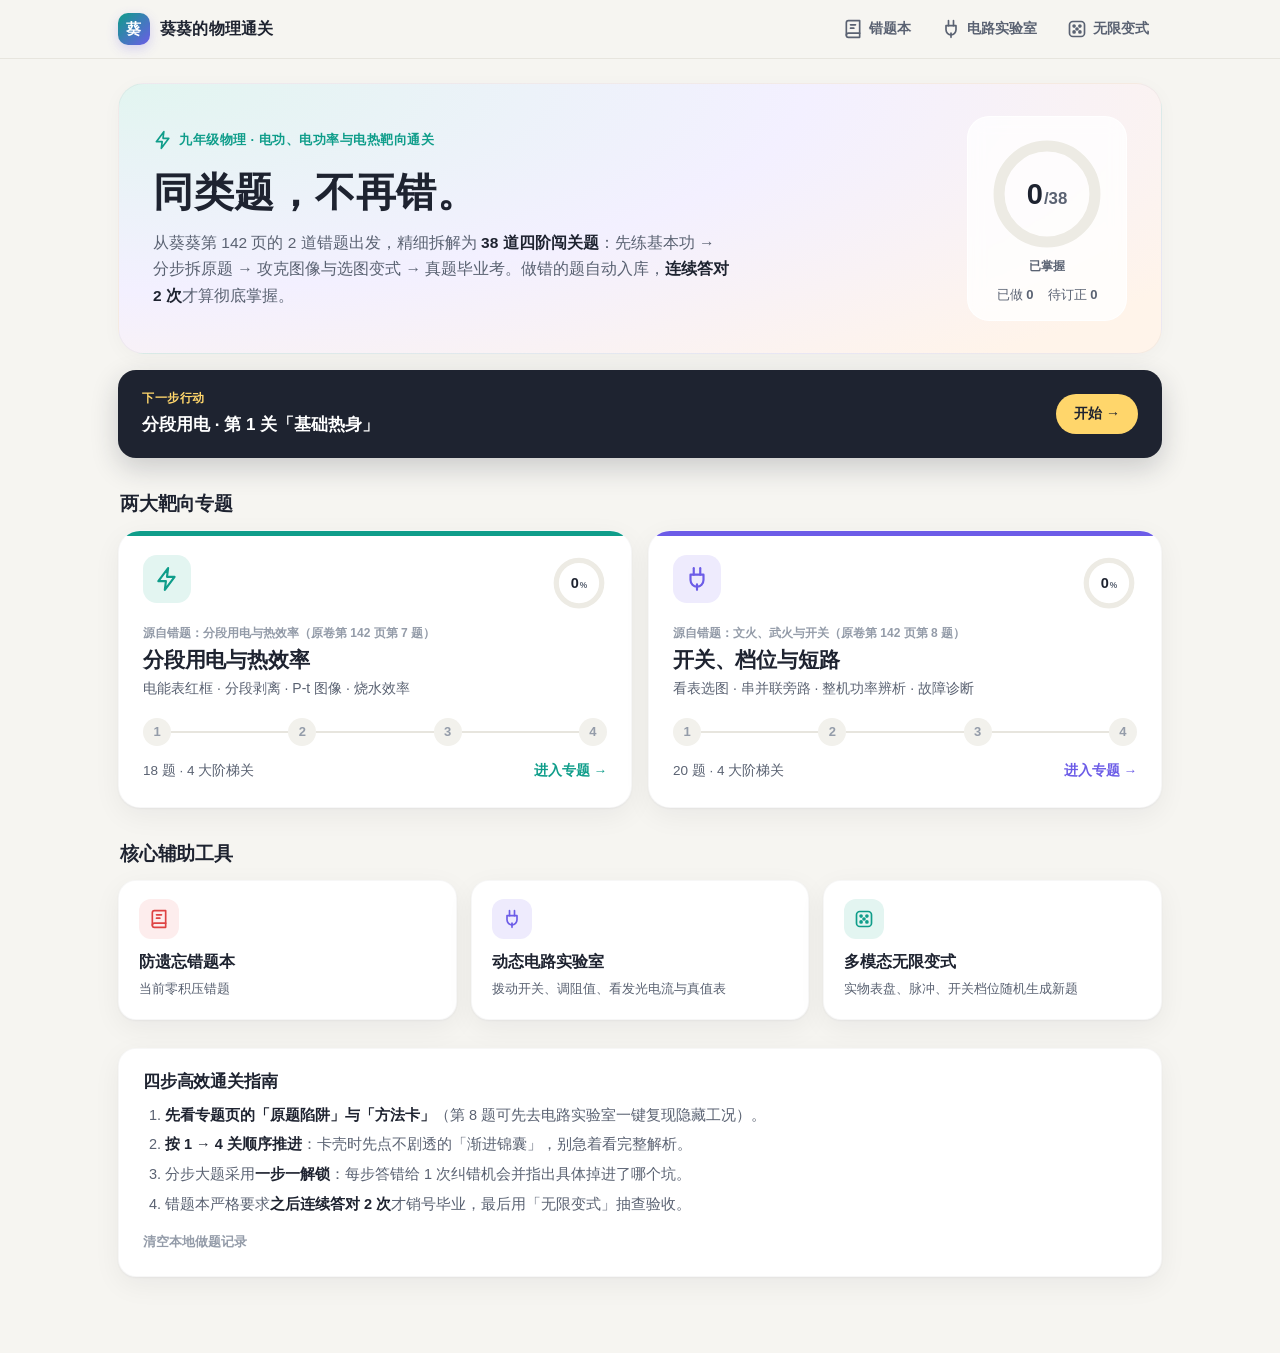
<file: index.html>
<!DOCTYPE html>
<html lang="zh-CN">
<head>
  <meta charset="UTF-8" />
  <meta name="viewport" content="width=device-width, initial-scale=1.0, viewport-fit=cover" />
  <meta name="theme-color" content="#F6F5F1" />
  <title>葵葵的物理通关 · 电与热（双优融合旗舰版 · 38题）</title>
  <link rel="stylesheet" href="css/styles.css?v=2" />
</head>
<body>
  <!-- 主视图挂载点：支持首页、专题导学、沉浸闯关、电路实验室、错题本与无限变式 -->
  <div id="app"></div>

  <!-- 全局轻量反馈提示胶囊 -->
  <div id="toast" role="status" aria-live="polite"></div>

  <!-- 模块脚本：全品类标准物理 SVG 引擎、38 题四阶微颗粒题库、升级版无限变式器、沉浸式主引擎 -->
  <script src="js/svg-diagrams.js?v=2"></script>
  <script src="js/questions-data.js?v=2"></script>
  <script src="js/generator.js?v=2"></script>
  <script src="js/app.js?v=2"></script>
</body>
</html>
</file>
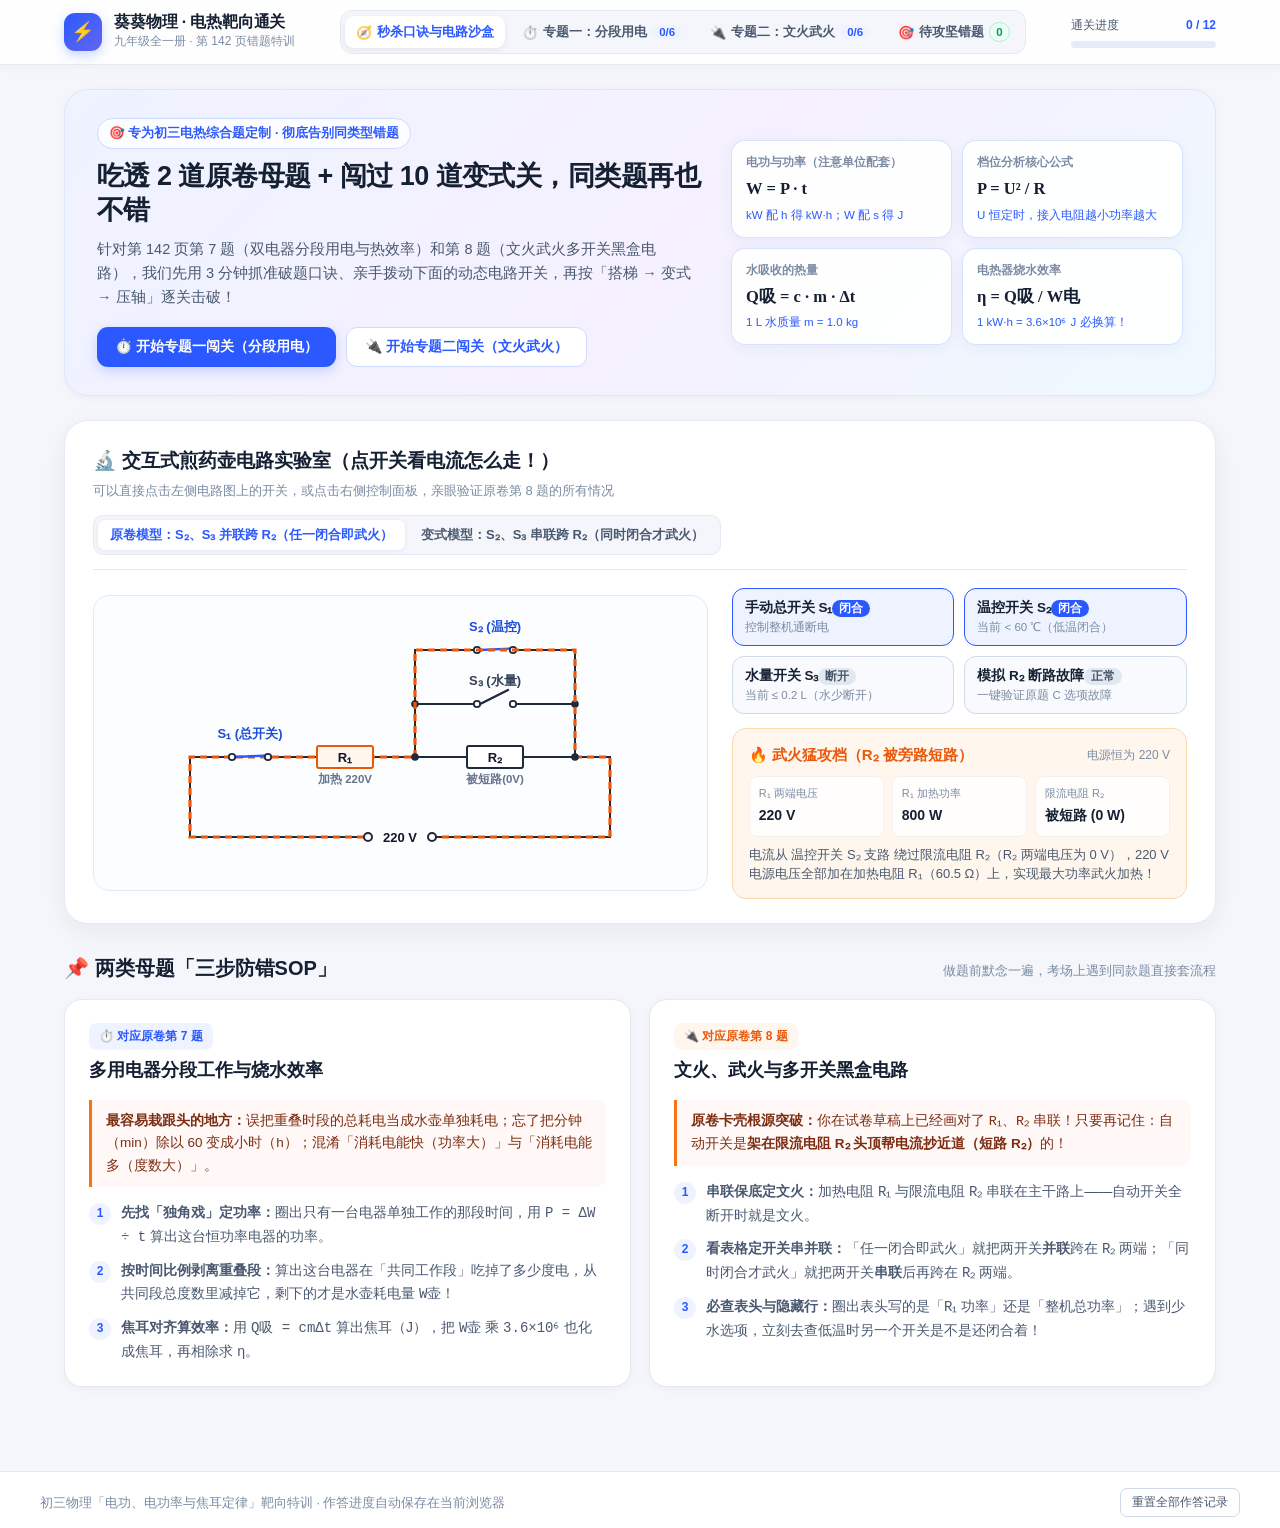
<file: v1/index.html>
<!DOCTYPE html>
<html lang="zh-CN">
<head>
  <meta charset="UTF-8" />
  <meta name="viewport" content="width=device-width, initial-scale=1.0, viewport-fit=cover" />
  <title>葵葵初三物理电热通关实验室 · 错题靶向特训</title>
  <link rel="stylesheet" href="css/styles.css?v=1" />
</head>
<body>
  <!-- 顶部吸顶导航与实时通关进度栏 -->
  <header class="top-navbar" id="topNavbar">
    <div class="navbar-inner">
      <div class="brand-group" id="brandHomeBtn" role="button" tabindex="0" aria-label="返回特训总览">
        <div class="brand-badge">⚡</div>
        <div class="brand-text">
          <span class="brand-title">葵葵物理 · 电热靶向通关</span>
          <span class="brand-subtitle">九年级全一册 · 第 142 页错题特训</span>
        </div>
      </div>

      <!-- 核心模块切换标签栏（吸顶不滚丢） -->
      <nav class="main-tabs" aria-label="主功能导航">
        <button type="button" class="tab-btn active" data-tab="guide">
          <span class="tab-icon">🧭</span>秒杀口诀与电路沙盒
        </button>
        <button type="button" class="tab-btn" data-tab="topic1">
          <span class="tab-icon">⏱️</span>专题一：分段用电 <span class="tab-count" id="navCountTopic1">0/6</span>
        </button>
        <button type="button" class="tab-btn" data-tab="topic2">
          <span class="tab-icon">🔌</span>专题二：文火武火 <span class="tab-count" id="navCountTopic2">0/6</span>
        </button>
        <button type="button" class="tab-btn" data-tab="mistakes">
          <span class="tab-icon">🎯</span>待攻坚错题 <span class="tab-badge-warn" id="navCountMistakes">0</span>
        </button>
      </nav>

      <!-- 全局通关进度条 -->
      <div class="progress-summary">
        <div class="progress-label-row">
          <span>通关进度</span>
          <strong id="globalProgressText">0 / 12</strong>
        </div>
        <div class="progress-track" role="progressbar" aria-valuemin="0" aria-valuemax="12" aria-valuenow="0" id="globalProgressBarWrap">
          <div class="progress-fill" id="globalProgressFill" style="width: 0%"></div>
        </div>
      </div>
    </div>
  </header>

  <!-- 主内容工作台 -->
  <main class="workspace-container" id="workspaceContainer">
    <!-- 由 app.js 动态渲染当前模块视图 -->
  </main>

  <!-- 底部轻量页脚与练习状态管理 -->
  <footer class="site-footer">
    <div class="footer-inner">
      <span>初三物理「电功、电功率与焦耳定律」靶向特训 · 作答进度自动保存在当前浏览器</span>
      <button type="button" class="ghost-reset-btn" id="resetAllProgressBtn">重置全部作答记录</button>
    </div>
  </footer>

  <!-- 轻量反馈提示条 -->
  <div class="toast-banner" id="toastBanner" role="status" aria-live="polite"></div>

  <!-- 模块脚本：标准物理 SVG 引擎、严选题库、主应用交互逻辑 -->
  <script src="js/svg-diagrams.js?v=1"></script>
  <script src="js/questions-data.js?v=1"></script>
  <script src="js/app.js?v=1"></script>
</body>
</html>
</file>
<file: css/styles.css>
/* ==========================================================================
   葵葵的物理通关 · 暖纸编辑风高阶视觉设计系统（Warm Paper Editorial UI）
   融合亮点：亚麻暖白基底、松石绿/电光紫双专题色隔离、等宽跳动数字、纯定制线性图标、沉浸单题流
   ========================================================================== */

:root {
  --bg: #F6F5F1;
  --bg-play: #F3F2EE;
  --card: #FFFFFF;
  --subtle: #FAFAF7;
  --muted-bg: #F2F1EC;

  --ink: #1E2330;
  --sub: #5A6272;
  --mute: #949CA9;
  --line: #E7E5DE;
  --line-strong: #D5D2C8;

  /* 专题一（分段用电与热效率）：沉稳松石绿 */
  --teal: #0F9D8A;
  --teal-w: #E3F5F1;

  /* 专题二（开关、档位与短路）：典雅电光紫 */
  --violet: #6C5CE7;
  --violet-w: #EEEBFD;

  /* 功能语义色 */
  --orange: #E67715;
  --orange-w: #FFF2E5;
  --gold: #FFD66B;
  --ok: #16A34A;
  --ok-w: #E8F7EE;
  --bad: #DE4343;
  --bad-w: #FDEDED;

  --r-lg: 24px;
  --r: 18px;
  --r-md: 14px;
  --r-sm: 10px;

  --shadow: 0 1px 2px rgba(20, 24, 40, 0.04), 0 8px 28px rgba(20, 24, 40, 0.055);
  --shadow-hover: 0 4px 10px rgba(20, 24, 40, 0.05), 0 16px 38px rgba(20, 24, 40, 0.09);

  /* 默认激活专题色变量 */
  --brand: var(--teal);
  --brand-w: var(--teal-w);
}

.t-energy {
  --brand: var(--teal);
  --brand-w: var(--teal-w);
}

.t-circuit {
  --brand: var(--violet);
  --brand-w: var(--violet-w);
}

*, *::before, *::after {
  box-sizing: border-box;
}

html {
  -webkit-text-size-adjust: 100%;
  scroll-behavior: smooth;
}

body {
  margin: 0;
  background: var(--bg);
  color: var(--ink);
  font: 16px/1.7 -apple-system, BlinkMacSystemFont, "PingFang SC", "Hiragino Sans GB", "Microsoft YaHei", "Noto Sans SC", sans-serif;
  -webkit-font-smoothing: antialiased;
  font-variant-numeric: tabular-nums;
  min-height: 100vh;
}

body.in-play {
  background: var(--bg-play);
}

a {
  color: var(--brand);
}

button {
  font: inherit;
  color: inherit;
}

h1, h2, h3, h4 {
  line-height: 1.3;
  margin: 0;
  letter-spacing: -0.01em;
}

small {
  font-size: 0.58em;
  color: var(--mute);
  font-weight: 600;
}

:focus-visible {
  outline: 2.5px solid color-mix(in srgb, var(--brand) 48%, transparent);
  outline-offset: 2px;
  border-radius: 8px;
}

/* 自定义隐形轨道滚动条，不破坏圆角美学 */
::-webkit-scrollbar {
  width: 8px;
  height: 8px;
}

::-webkit-scrollbar-track {
  background: transparent;
}

::-webkit-scrollbar-thumb {
  background: rgba(148, 156, 169, 0.35);
  border-radius: 99px;
  border: 2px solid transparent;
  background-clip: padding-box;
}

::-webkit-scrollbar-thumb:hover {
  background: rgba(90, 98, 114, 0.55);
  border: 2px solid transparent;
  background-clip: padding-box;
}

/* 定制内联 SVG 小图标对齐 */
.ui-ico {
  width: 20px;
  height: 20px;
  display: inline-block;
  vertical-align: -4px;
  flex-shrink: 0;
}

.ui-ico.lg {
  width: 26px;
  height: 26px;
}

/* ==========================================================================
   毛玻璃极简吸顶导航栏
   ========================================================================== */
.topbar {
  position: sticky;
  top: 0;
  z-index: 40;
  background: rgba(246, 245, 241, 0.86);
  backdrop-filter: saturate(1.4) blur(14px);
  -webkit-backdrop-filter: saturate(1.4) blur(14px);
  border-bottom: 1px solid var(--line);
}

.tb-in {
  max-width: 1080px;
  margin: 0 auto;
  height: 58px;
  display: flex;
  align-items: center;
  gap: 10px;
  padding: 0 18px;
}

.tb-back {
  font-size: 28px;
  line-height: 1;
  text-decoration: none;
  color: var(--ink);
  width: 34px;
  height: 34px;
  display: grid;
  place-items: center;
  border-radius: 10px;
  margin-left: -6px;
  transition: background 0.15s;
}

.tb-back:hover {
  background: #FFFFFF;
}

.brand {
  display: flex;
  align-items: center;
  gap: 10px;
  font-weight: 800;
  color: var(--ink);
  text-decoration: none;
  letter-spacing: 0.2px;
}

.logo {
  width: 32px;
  height: 32px;
  border-radius: 10px;
  background: linear-gradient(135deg, #0F9D8A, #6C5CE7);
  color: #FFFFFF;
  display: grid;
  place-items: center;
  font-size: 15px;
  font-weight: 800;
  box-shadow: 0 4px 12px rgba(108, 92, 231, 0.24);
}

.tb-nav {
  margin-left: auto;
  display: flex;
  align-items: center;
  gap: 4px;
}

.tb-nav a {
  padding: 7px 13px;
  border-radius: 999px;
  color: var(--sub);
  text-decoration: none;
  font-size: 14px;
  font-weight: 600;
  display: inline-flex;
  align-items: center;
  gap: 6px;
  white-space: nowrap;
  transition: background 0.15s, color 0.15s;
}

.tb-nav a:hover,
.tb-nav a.active {
  background: #FFFFFF;
  color: var(--ink);
  box-shadow: 0 1px 4px rgba(20, 24, 40, 0.05);
}

.badge {
  background: var(--bad);
  color: #FFFFFF;
  font-size: 11px;
  font-weight: 700;
  min-width: 18px;
  height: 18px;
  border-radius: 99px;
  display: inline-grid;
  place-items: center;
  padding: 0 5px;
}

/* ==========================================================================
   通用页面骨架、卡片、按钮、标签与进度环
   ========================================================================== */
.page {
  max-width: 1080px;
  margin: 0 auto;
  padding: 24px 18px 76px;
}

.sec {
  font-size: 18.5px;
  font-weight: 800;
  margin: 34px 2px 14px;
  display: flex;
  align-items: center;
  gap: 8px;
}

.card {
  background: var(--card);
  border-radius: var(--r);
  box-shadow: var(--shadow);
  padding: 22px 24px;
  border: 1px solid rgba(0, 0, 0, 0.03);
}

.card h2 {
  font-size: 18px;
  margin-bottom: 12px;
  display: flex;
  align-items: center;
  gap: 8px;
}

.grid2 {
  display: grid;
  grid-template-columns: repeat(2, 1fr);
  gap: 16px;
}

.grid3 {
  display: grid;
  grid-template-columns: repeat(3, 1fr);
  gap: 14px;
}

.grid-m {
  display: grid;
  grid-template-columns: 1.32fr 1fr;
  gap: 16px;
  margin-top: 16px;
}

.eyebrow {
  font-size: 13px;
  font-weight: 700;
  color: var(--brand);
  letter-spacing: 0.5px;
  display: inline-flex;
  align-items: center;
  gap: 6px;
}

.note {
  font-size: 13px;
  color: var(--mute);
  margin: 10px 0 0;
}

.pg-h {
  font-size: 27px;
  font-weight: 800;
  margin: 6px 0 6px;
  display: flex;
  align-items: center;
  gap: 10px;
}

.pg-sub {
  color: var(--sub);
  margin: 0 0 20px;
  font-size: 15px;
}

/* 胶囊标签与星级难度 */
.chip {
  display: inline-flex;
  align-items: center;
  gap: 4px;
  font-size: 12px;
  font-weight: 700;
  padding: 3px 10px;
  border-radius: 999px;
  background: var(--brand-w);
  color: var(--brand);
}

.chip.ghost {
  background: var(--muted-bg);
  color: var(--sub);
}

.chip.warn {
  background: var(--orange-w);
  color: var(--orange);
}

.chip.boss {
  background: var(--ink);
  color: var(--gold);
}

.diff {
  display: inline-flex;
  align-items: center;
  gap: 1px;
  font-size: 12px;
  font-weight: 700;
  color: var(--orange);
  background: var(--orange-w);
  padding: 3px 10px;
  border-radius: 999px;
  letter-spacing: 0.5px;
  white-space: nowrap;
}

.diff i {
  font-style: normal;
  color: #F3CEA6;
  margin-right: 4px;
}

/* 全圆角触感按钮 */
.btn {
  appearance: none;
  border: 1.5px solid var(--line);
  background: #FFFFFF;
  padding: 9px 18px;
  border-radius: 999px;
  font-weight: 700;
  font-size: 15px;
  cursor: pointer;
  transition: transform 0.12s, background 0.15s, border-color 0.15s, box-shadow 0.15s, opacity 0.15s;
  white-space: nowrap;
  text-decoration: none;
  display: inline-flex;
  align-items: center;
  justify-content: center;
  gap: 6px;
  color: var(--ink);
}

.btn:hover:not(:disabled) {
  border-color: var(--line-strong);
  background: #FDFDFB;
}

.btn:active:not(:disabled) {
  transform: scale(0.97);
}

.btn.primary {
  background: var(--brand);
  border-color: var(--brand);
  color: #FFFFFF;
  box-shadow: 0 6px 16px color-mix(in srgb, var(--brand) 28%, transparent);
}

.btn.primary:hover:not(:disabled) {
  background: var(--brand);
  border-color: var(--brand);
  filter: brightness(1.05);
}

.btn:disabled {
  opacity: 0.45;
  cursor: not-allowed;
  box-shadow: none;
  transform: none;
}

.btn.big {
  padding: 14px 24px;
  font-size: 16px;
}

.btn.block {
  width: 100%;
}

.btn.sm {
  padding: 6px 14px;
  font-size: 13.5px;
}

.btn.ghost {
  background: transparent;
}

.link {
  background: none;
  border: 0;
  color: var(--brand);
  cursor: pointer;
  font-weight: 600;
  padding: 0;
}

.link.danger {
  color: var(--mute);
  font-size: 13px;
  margin-top: 10px;
}

.link.danger:hover {
  color: var(--bad);
}

.icon-btn {
  width: 38px;
  height: 38px;
  border-radius: 12px;
  border: 0;
  background: var(--muted-bg);
  cursor: pointer;
  font-size: 16px;
  flex: none;
  display: grid;
  place-items: center;
  transition: background 0.15s;
}

.icon-btn:hover {
  background: #E8E6DE;
}

/* 展开/收起文字旋转开关 */
.toggle {
  display: inline-flex;
  align-items: center;
  gap: 6px;
  background: none;
  border: 0;
  color: var(--brand);
  font-weight: 700;
  cursor: pointer;
  padding: 6px 0;
  font-size: 14.5px;
}

.toggle .tg-c {
  transition: transform 0.2s;
  display: inline-block;
}

.toggle[aria-expanded="true"] .tg-c {
  transform: rotate(180deg);
}

/* 线性进度条与几何圆弧进度环 */
.bar {
  height: 8px;
  background: #EDEBE4;
  border-radius: 99px;
  overflow: hidden;
  flex: 1;
}

.bar i {
  display: block;
  height: 100%;
  background: var(--brand);
  border-radius: 99px;
  transition: width 0.4s cubic-bezier(0.22, 1, 0.36, 1);
}

.bar.good i { background: var(--ok); }
.bar.mid i { background: #EAA825; }
.bar.low i { background: var(--bad); }

.ring {
  position: relative;
  width: 92px;
  flex: none;
  text-align: center;
}

.ring svg {
  width: 92px;
  height: 92px;
  transform: rotate(-90deg);
  display: block;
}

.rg-bg {
  fill: none;
  stroke: #EDEBE4;
  stroke-width: 6;
}

.rg-fg {
  fill: none;
  stroke: var(--brand);
  stroke-width: 6;
  stroke-linecap: round;
  transition: stroke-dashoffset 0.6s ease;
}

.rg-c {
  position: absolute;
  left: 0;
  right: 0;
  top: 0;
  height: 92px;
  display: flex;
  align-items: center;
  justify-content: center;
  font-weight: 800;
  font-size: 22px;
  line-height: 1;
}

.rg-c span {
  white-space: nowrap;
}

.rg-c small {
  font-size: 0.58em;
  color: var(--sub);
  margin-left: 1px;
}

.rg-l {
  font-size: 12px;
  color: var(--sub);
  font-weight: 600;
  margin-top: 3px;
}

.ring.sm, .ring.sm svg { width: 56px; }
.ring.sm svg { height: 56px; }
.ring.sm .rg-c { height: 56px; font-size: 14.5px; }

.ring.lg, .ring.lg svg { width: 118px; }
.ring.lg svg { height: 118px; }
.ring.lg .rg-c { height: 118px; font-size: 29px; }

/* ==========================================================================
   首页视图（高呼吸感留白 + 智能下一步暗金横幅 + 专题双卡）
   ========================================================================== */
.hero {
  display: flex;
  gap: 28px;
  align-items: center;
  justify-content: space-between;
  padding: 32px 34px;
  border-radius: 26px;
  background: radial-gradient(120% 140% at 0% 0%, #E2F5F0 0%, #F3F0FF 55%, #FFF4EA 100%);
  border: 1px solid rgba(0, 0, 0, 0.04);
  box-shadow: 0 4px 20px rgba(20, 24, 40, 0.03);
}

.hero h1 {
  font-size: 40px;
  letter-spacing: 0.5px;
  margin: 8px 0 12px;
  font-weight: 800;
}

.hero p {
  color: var(--sub);
  margin: 0;
  max-width: 580px;
  font-size: 15.5px;
}

.hero p b {
  color: var(--ink);
}

.hero-stat {
  text-align: center;
  background: rgba(255, 255, 255, 0.78);
  backdrop-filter: blur(8px);
  padding: 18px 20px 14px;
  border-radius: 22px;
  border: 1px solid rgba(255, 255, 255, 0.9);
}

.hs-mini {
  display: flex;
  gap: 14px;
  font-size: 13px;
  color: var(--sub);
  margin-top: 8px;
  justify-content: center;
}

/* 深炭黑配暖琥珀金下一步推荐卡 */
.next-card {
  margin-top: 16px;
  display: flex;
  align-items: center;
  justify-content: space-between;
  gap: 14px;
  padding: 18px 24px;
  border-radius: var(--r);
  background: var(--ink);
  color: #FFFFFF;
  text-decoration: none;
  cursor: pointer;
  box-shadow: 0 10px 28px rgba(30, 35, 48, 0.2);
  transition: transform 0.16s ease, box-shadow 0.16s ease;
}

.next-card:hover {
  transform: translateY(-2px);
  box-shadow: 0 14px 34px rgba(30, 35, 48, 0.26);
}

.nc-k {
  font-size: 12px;
  color: var(--gold);
  font-weight: 700;
  letter-spacing: 0.6px;
  margin-bottom: 2px;
}

.nc-t {
  font-size: 17px;
  font-weight: 700;
}

.next-card .nc-go {
  background: var(--gold);
  color: var(--ink);
  padding: 8px 18px;
  border-radius: 999px;
  font-size: 14px;
  font-weight: 800;
  white-space: nowrap;
}

/* 专题双卡（带 5px 顶部主题色封边） */
.topic-card {
  display: block;
  text-decoration: none;
  color: var(--ink);
  background: #FFFFFF;
  border-radius: 22px;
  padding: 24px;
  box-shadow: var(--shadow);
  border: 1px solid rgba(0, 0, 0, 0.03);
  transition: transform 0.16s ease, box-shadow 0.16s ease;
  position: relative;
  overflow: hidden;
}

.topic-card::before {
  content: "";
  position: absolute;
  inset: 0 0 auto 0;
  height: 5px;
  background: var(--brand);
}

.topic-card:hover {
  transform: translateY(-3px);
  box-shadow: var(--shadow-hover);
}

.tc-head {
  display: flex;
  justify-content: space-between;
  align-items: flex-start;
}

.tc-ico {
  width: 48px;
  height: 48px;
  border-radius: 14px;
  background: var(--brand-w);
  color: var(--brand);
  display: grid;
  place-items: center;
}

.tc-from {
  font-size: 12px;
  color: var(--mute);
  margin-top: 12px;
  font-weight: 600;
}

.topic-card h3 {
  font-size: 21px;
  font-weight: 800;
  margin: 3px 0 3px;
}

.topic-card p {
  margin: 0;
  color: var(--sub);
  font-size: 14px;
}

.lv-dots {
  display: flex;
  align-items: center;
  margin: 18px 0 14px;
}

.lv-dots i {
  flex: 1;
  height: 2px;
  background: var(--line);
}

.lvd {
  width: 28px;
  height: 28px;
  border-radius: 50%;
  display: grid;
  place-items: center;
  font-size: 13px;
  font-weight: 700;
  background: var(--muted-bg);
  color: var(--mute);
}

.lvd.part {
  background: var(--brand-w);
  color: var(--brand);
  box-shadow: inset 0 0 0 2px var(--brand);
}

.lvd.done {
  background: var(--brand);
  color: #FFFFFF;
}

.tc-foot {
  display: flex;
  justify-content: space-between;
  font-size: 13.5px;
  color: var(--sub);
}

.tc-go {
  color: var(--brand);
  font-weight: 700;
}

/* 工具入口三联卡 */
.tool {
  display: flex;
  flex-direction: column;
  gap: 3px;
  padding: 18px 20px;
  background: #FFFFFF;
  border-radius: var(--r);
  text-decoration: none;
  color: var(--ink);
  box-shadow: var(--shadow);
  border: 1px solid rgba(0, 0, 0, 0.03);
  transition: transform 0.16s ease, box-shadow 0.16s ease;
}

.tool:hover {
  transform: translateY(-2px);
  box-shadow: var(--shadow-hover);
}

.tool-ico-box {
  width: 40px;
  height: 40px;
  border-radius: 12px;
  display: grid;
  place-items: center;
  margin-bottom: 6px;
}

.tool b {
  font-size: 16px;
}

.tool span:last-child {
  font-size: 13px;
  color: var(--sub);
}

.rules {
  margin-top: 28px;
}

.rules h3 {
  font-size: 17px;
  margin-bottom: 10px;
}

.rules ol {
  margin: 0;
  padding-left: 22px;
  color: var(--sub);
  font-size: 14.5px;
}

.rules li {
  margin: 5px 0;
}

.rules b {
  color: var(--ink);
}

/* ==========================================================================
   专题导学页（原错题剖析、方法与口诀、易错清单、4关路线、知识点掌握条）
   ========================================================================== */
.t-hero {
  display: flex;
  justify-content: space-between;
  align-items: center;
  gap: 16px;
  padding: 8px 4px 22px;
}

.t-hero h1 {
  font-size: 32px;
  font-weight: 800;
  margin: 4px 0;
}

.t-hero p {
  margin: 0;
  color: var(--sub);
}

.card-h {
  display: flex;
  align-items: center;
  gap: 10px;
  margin-bottom: 12px;
}

.card-h h2 {
  margin: 0;
}

.tag {
  background: var(--bad-w);
  color: var(--bad);
  font-size: 12px;
  font-weight: 800;
  padding: 3px 10px;
  border-radius: 7px;
}

.opt-static {
  list-style: none;
  padding: 0;
  margin: 12px 0 8px;
  display: grid;
  gap: 6px;
}

.opt-static li {
  display: flex;
  gap: 10px;
  padding: 9px 13px;
  background: var(--subtle);
  border-radius: 10px;
  font-size: 15px;
}

.opt-static b {
  color: var(--brand);
}

.trap-box {
  margin-top: 8px;
}

.trap-list {
  list-style: none;
  padding: 0;
  margin: 0;
  display: grid;
  gap: 8px;
}

.trap-list li {
  display: flex;
  gap: 12px;
  padding: 12px 14px;
  border-radius: 12px;
  font-size: 14.5px;
}

.trap-list li.ok { background: var(--ok-w); }
.trap-list li.ok b { color: var(--ok); }
.trap-list li.bad { background: var(--bad-w); }
.trap-list li.bad b { color: var(--bad); }

.tl-k {
  font-weight: 800;
  flex: none;
  width: 24px;
  height: 24px;
  border-radius: 50%;
  background: #FFFFFF;
  display: grid;
  place-items: center;
  font-size: 13px;
  margin-top: 2px;
}

.steps-m {
  list-style: none;
  counter-reset: s;
  padding: 0;
  margin: 0;
  display: grid;
  gap: 10px;
}

.steps-m li {
  counter-increment: s;
  display: grid;
  grid-template-columns: 30px 1fr;
  column-gap: 10px;
}

.steps-m li::before {
  content: counter(s);
  grid-row: span 2;
  width: 28px;
  height: 28px;
  border-radius: 50%;
  background: var(--brand-w);
  color: var(--brand);
  display: grid;
  place-items: center;
  font-weight: 800;
  font-size: 13.5px;
  margin-top: 2px;
}

.steps-m b { font-size: 15px; }
.steps-m span { color: var(--sub); font-size: 14px; }

.motto {
  margin-top: 16px;
  padding: 12px 15px;
  border-radius: 12px;
  background: var(--brand-w);
  color: var(--brand);
  font-weight: 700;
  font-size: 14.5px;
}

.traps ul {
  margin: 0;
  padding: 0;
  list-style: none;
  display: grid;
  gap: 8px;
}

.traps li {
  padding: 10px 12px 10px 36px;
  background: var(--orange-w);
  border-radius: 10px;
  position: relative;
  font-size: 14px;
  color: #5C3409;
}

.traps li::before {
  content: "!";
  position: absolute;
  left: 11px;
  top: 11px;
  width: 18px;
  height: 18px;
  border-radius: 50%;
  background: var(--orange);
  color: #FFFFFF;
  font-weight: 800;
  font-size: 12px;
  display: grid;
  place-items: center;
}

.levels {
  display: grid;
  gap: 12px;
}

.lv-card {
  display: flex;
  align-items: center;
  gap: 16px;
  background: #FFFFFF;
  border-radius: var(--r);
  padding: 18px 20px;
  box-shadow: var(--shadow);
  border: 1px solid rgba(0, 0, 0, 0.03);
}

.lv-num {
  width: 44px;
  height: 44px;
  flex: none;
  border-radius: 14px;
  display: grid;
  place-items: center;
  font-weight: 800;
  font-size: 18px;
  background: var(--muted-bg);
  color: var(--sub);
}

.lv-card.part .lv-num {
  background: var(--brand-w);
  color: var(--brand);
}

.lv-card.done .lv-num {
  background: var(--brand);
  color: #FFFFFF;
}

.lv-main {
  flex: 1;
  min-width: 0;
}

.lv-t {
  font-weight: 800;
  font-size: 16.5px;
  display: flex;
  align-items: center;
  gap: 8px;
  flex-wrap: wrap;
}

.lv-d {
  color: var(--sub);
  font-size: 14px;
  margin-top: 2px;
}

.lv-prog {
  display: flex;
  align-items: center;
  gap: 10px;
  margin-top: 7px;
  font-size: 12.5px;
  color: var(--mute);
  max-width: 340px;
}

.sk {
  display: grid;
  grid-template-columns: 92px 1fr 46px;
  align-items: center;
  gap: 10px;
  margin: 8px 0;
  font-size: 13.5px;
}

.sk-v {
  text-align: right;
  color: var(--sub);
  font-size: 12.5px;
  font-weight: 600;
}

.gen-card {
  display: flex;
  align-items: center;
  gap: 16px;
  text-decoration: none;
  color: var(--ink);
  background: linear-gradient(135deg, var(--brand-w) 0%, #FFFFFF 75%);
  transition: transform 0.16s ease, box-shadow 0.16s ease;
}

.gen-card:hover {
  transform: translateY(-2px);
  box-shadow: var(--shadow-hover);
}

.gen-card h2 { margin: 0 0 4px; }
.gen-card p { margin: 0; color: var(--sub); font-size: 14px; }
.gen-card .nc-go { color: var(--brand); font-weight: 800; margin-left: auto; white-space: nowrap; }

/* ==========================================================================
   全品类标准物理 SVG 图表与数据表格样式
   ========================================================================== */
.fig {
  margin: 14px 0;
  padding: 14px 16px;
  background: #FBFBF9;
  border: 1px solid var(--line);
  border-radius: 14px;
}

.fig figcaption {
  font-size: 12.5px;
  color: var(--sub);
  text-align: center;
  margin-top: 8px;
}

.fig-svg {
  display: block;
  width: 100%;
  max-width: 480px;
  height: auto;
  margin: 0 auto;
  overflow: visible;
}

.fig-svg.meter-svg {
  max-width: 560px;
}

/* 电路图导线、流动电流、发热 Glow 电阻、开关触点 */
.w {
  fill: none;
  stroke: #2B3445;
  stroke-width: 2.2;
  stroke-linejoin: round;
  stroke-linecap: round;
}

.w-flow {
  fill: none;
  stroke: #F59E0B;
  stroke-width: 3.5;
  stroke-dasharray: 7 9;
  stroke-linecap: round;
  animation: flow 0.8s linear infinite;
}

@keyframes flow {
  to { stroke-dashoffset: -16; }
}

.res rect {
  fill: #FFFFFF;
  stroke: #2B3445;
  stroke-width: 2;
  transition: fill 0.2s, stroke 0.2s;
}

.res.hot rect {
  fill: #FFE1C2;
  stroke: #EA580C;
}

.res.hot {
  filter: drop-shadow(0 0 7px rgba(249, 115, 22, 0.55));
}

.res.broken rect {
  fill: #FDEDED;
  stroke: var(--bad);
  stroke-dasharray: 5 4;
}

.rl {
  font-size: 13.5px;
  text-anchor: middle;
  font-weight: 700;
  fill: #2B3445;
}

.res.broken .rl {
  fill: var(--bad);
  font-size: 12px;
}

.sw .blade {
  stroke: #2B3445;
  stroke-width: 2.5;
  stroke-linecap: round;
  transition: all 0.18s;
}

.sw.on .blade {
  stroke: var(--brand);
}

.sw .term {
  fill: #FFFFFF;
  stroke: #2B3445;
  stroke-width: 2;
}

.sl {
  font-size: 13px;
  text-anchor: middle;
  fill: #2B3445;
  font-weight: 700;
}

.sw .hit {
  fill: transparent;
}

[data-sw] {
  cursor: pointer;
  outline: none;
}

[data-sw]:hover .hit,
[data-sw]:focus-visible .hit {
  fill: rgba(108, 92, 231, 0.1);
}

.node {
  fill: #2B3445;
}

.src circle {
  fill: #FFFFFF;
  stroke: #2B3445;
  stroke-width: 2;
}

.src-t {
  font-size: 17px;
  text-anchor: middle;
  fill: #2B3445;
  font-weight: 700;
}

.src-l {
  font-size: 12.5px;
  text-anchor: middle;
  fill: var(--sub);
  font-weight: 600;
}

/* 分段用电时间轴 SVG 样式 */
.tl-name, .tl-cap {
  font-size: 12.5px;
  text-anchor: end;
  fill: var(--sub);
  font-weight: 700;
}

.tl-cap { fill: var(--orange); }
.tl-in { font-size: 11px; text-anchor: middle; fill: #FFFFFF; font-weight: 700; }
.tl-axis { stroke: #9AA1AD; stroke-width: 1.2; }
.tl-tick { font-size: 11px; text-anchor: middle; fill: var(--sub); }
.tl-tick.unit { text-anchor: end; }
.tl-br { fill: none; stroke: var(--orange); stroke-width: 1.6; }
.tl-meter { font-size: 12.5px; text-anchor: middle; fill: var(--orange); font-weight: 800; }
.tl-shade { fill: rgba(15, 157, 138, 0.07); stroke: rgba(15, 157, 138, 0.5); stroke-dasharray: 4 4; }
.tl-shade-t { font-size: 11px; text-anchor: middle; fill: var(--teal); font-weight: 700; }

@media (prefers-reduced-motion: reduce) {
  .w-flow { animation: none; stroke-dasharray: none; }
}

/* 物理数据表格 */
.tbl-wrap {
  overflow-x: auto;
  margin: 12px 0;
  border-radius: 12px;
  border: 1px solid var(--line);
  -webkit-overflow-scrolling: touch;
}

.tbl {
  border-collapse: collapse;
  width: 100%;
  font-size: 14.5px;
  white-space: nowrap;
  background: #FFFFFF;
}

.tbl th {
  background: #F5F4EF;
  font-weight: 700;
  color: var(--sub);
  text-align: left;
  padding: 9px 13px;
}

.tbl td {
  padding: 9px 13px;
  border-top: 1px solid var(--line);
}

/* ==========================================================================
   沉浸式专注做题流（隐藏全局顶栏，760px 单卡聚焦 + 二级锦囊 + 四图选项支持）
   ========================================================================== */
.play-head {
  position: sticky;
  top: 0;
  z-index: 35;
  background: rgba(243, 242, 238, 0.9);
  backdrop-filter: blur(14px);
  -webkit-backdrop-filter: blur(14px);
  border-bottom: 1px solid var(--line);
}

.ph-in {
  max-width: 760px;
  margin: 0 auto;
  display: flex;
  align-items: center;
  gap: 12px;
  padding: 10px 16px;
}

.ph-mid {
  flex: 1;
  min-width: 0;
}

.ph-title {
  font-weight: 800;
  font-size: 14px;
  margin-bottom: 5px;
  white-space: nowrap;
  overflow: hidden;
  text-overflow: ellipsis;
}

.ph-count {
  font-weight: 700;
  color: var(--sub);
  font-size: 13.5px;
  white-space: nowrap;
}

/* 无限变式顶部连胜状态（替代原版误显 100% 满格的进度条） */
.gen-streak-row {
  display: flex;
  align-items: center;
  gap: 8px;
  font-size: 12.5px;
  color: var(--sub);
}

.gen-pill {
  background: var(--brand-w);
  color: var(--brand);
  font-weight: 700;
  padding: 1px 9px;
  border-radius: 99px;
}

.play-main {
  max-width: 760px;
  margin: 0 auto;
  padding: 20px 16px 168px;
}

.play-foot {
  position: fixed;
  left: 0;
  right: 0;
  bottom: 0;
  z-index: 35;
  background: linear-gradient(to top, var(--bg-play) 72%, rgba(243, 242, 238, 0));
  padding: 18px 16px calc(14px + env(safe-area-inset-bottom));
}

.pf-in {
  max-width: 760px;
  margin: 0 auto;
}

.play-foot .btn {
  width: 100%;
}

.q-card {
  background: #FFFFFF;
  border-radius: 22px;
  padding: 24px 26px;
  box-shadow: var(--shadow);
  animation: rise 0.28s ease;
}

@keyframes rise {
  from { opacity: 0; transform: translateY(8px); }
}

.q-meta {
  display: flex;
  gap: 6px;
  flex-wrap: wrap;
  align-items: center;
}

.q-title {
  font-size: 20.5px;
  font-weight: 800;
  margin: 12px 0 8px;
}

.q-stem {
  font-size: 16px;
  line-height: 1.8;
}

.q-stem b {
  color: var(--brand);
}

.q-skills {
  margin-top: 18px;
  display: flex;
  gap: 8px;
  flex-wrap: wrap;
  font-size: 12px;
  color: var(--mute);
}

.ask-note {
  font-size: 13.5px;
  color: var(--sub);
  margin: 14px 0 0;
}

/* 单选、多选与四张 SVG 电路图选项网格 */
.opts {
  display: grid;
  gap: 10px;
  margin-top: 16px;
}

.opts.fig-grid {
  grid-template-columns: repeat(2, 1fr);
  gap: 12px;
}

.opts.sm {
  margin-top: 10px;
  gap: 8px;
}

.opt {
  display: flex;
  align-items: center;
  gap: 12px;
  width: 100%;
  text-align: left;
  background: #FFFFFF;
  border: 2px solid var(--line);
  border-radius: 14px;
  padding: 12px 14px;
  cursor: pointer;
  transition: border-color 0.15s, background 0.15s, transform 0.1s;
  font-size: 15.5px;
  line-height: 1.5;
}

.opt.has-fig {
  flex-direction: column;
  align-items: stretch;
  gap: 8px;
  padding: 12px;
}

.opt-head-row {
  display: flex;
  align-items: center;
  gap: 10px;
  width: 100%;
}

.opt-fig-box {
  background: #FBFBF9;
  border: 1px solid var(--line);
  border-radius: 10px;
  padding: 8px;
  width: 100%;
}

.opt-fig-box .fig-svg {
  max-width: 100%;
}

.opts.sm .opt {
  padding: 9px 12px;
  font-size: 15px;
}

.opt:hover:not(:disabled) {
  border-color: color-mix(in srgb, var(--brand) 50%, var(--line));
}

.opt:active:not(:disabled) {
  transform: scale(0.99);
}

.opt-k {
  flex: none;
  width: 30px;
  height: 30px;
  border-radius: 50%;
  background: var(--muted-bg);
  display: grid;
  place-items: center;
  font-weight: 800;
  font-size: 14px;
  color: var(--sub);
  transition: all 0.15s;
}

.opts.multi .opt-k {
  border-radius: 8px;
}

.opt-t {
  flex: 1;
}

.opt-tag {
  font-size: 12px;
  font-weight: 800;
  flex: none;
}

.opt.sel {
  border-color: var(--brand);
  background: var(--brand-w);
}

.opt.sel .opt-k {
  background: var(--brand);
  color: #FFFFFF;
}

.opt:disabled {
  cursor: default;
}

.opt.right {
  border-color: var(--ok);
  background: var(--ok-w);
}

.opt.right .opt-k {
  background: var(--ok);
  color: #FFFFFF;
}

.opt.wrong {
  border-color: var(--bad);
  background: var(--bad-w);
}

.opt.wrong .opt-k {
  background: var(--bad);
  color: #FFFFFF;
}

.opt.wrong .opt-tag {
  color: var(--bad);
}

.opt.missed {
  border-color: var(--ok);
  border-style: dashed;
  background: #F5FBF7;
}

.opt.missed .opt-k {
  background: #FFFFFF;
  color: var(--ok);
  box-shadow: inset 0 0 0 2px var(--ok);
}

.opt.missed .opt-tag {
  color: var(--ok);
}

/* 数字输入框 */
.num-row {
  display: flex;
  align-items: center;
  border: 2px solid var(--line);
  border-radius: 14px;
  background: #FFFFFF;
  overflow: hidden;
  margin-top: 14px;
  transition: border-color 0.15s;
  flex: 1;
  min-width: 0;
}

.num-row:focus-within {
  border-color: var(--brand);
}

.num-row input {
  flex: 1 1 0;
  width: 0;
  min-width: 0;
  border: 0;
  outline: 0;
  font: inherit;
  font-size: 18px;
  font-weight: 700;
  padding: 11px 14px;
  background: transparent;
}

.num-row .unit {
  padding: 0 14px;
  color: var(--sub);
  font-weight: 700;
  background: #F7F6F2;
  align-self: stretch;
  display: flex;
  align-items: center;
  white-space: nowrap;
}

.num-row.right {
  border-color: var(--ok);
  background: var(--ok-w);
}

.num-row.wrong {
  border-color: var(--bad);
  background: var(--bad-w);
}

/* 二级渐进式不剧透锦囊提示 */
.hint-wrap {
  margin-top: 14px;
}

.hint-btn {
  display: inline-flex;
  align-items: center;
  gap: 6px;
  background: #FFF9E6;
  border: 1px solid #F6DC92;
  color: #8C6200;
  padding: 6px 13px;
  border-radius: 999px;
  font-size: 13.5px;
  font-weight: 700;
  cursor: pointer;
  transition: background 0.15s;
}

.hint-btn:hover:not(:disabled) {
  background: #FFF3CC;
}

.hint-btn:disabled {
  opacity: 0.65;
  cursor: default;
}

.hint-list {
  display: grid;
  gap: 8px;
  margin-top: 10px;
}

.hint {
  background: #FFF9E8;
  border-left: 3.5px solid #EAA825;
  border-radius: 0 12px 12px 0;
  padding: 10px 14px;
  font-size: 14.5px;
  color: #6B4C00;
  animation: rise 0.2s ease;
}

.hint b {
  color: #8C6200;
}

/* 一步一解锁分步计算组件 */
.steps {
  list-style: none;
  padding: 0;
  margin: 16px 0 0;
  display: grid;
  gap: 10px;
}

.step {
  border: 2px solid var(--line);
  border-radius: 16px;
  padding: 12px 14px;
  transition: all 0.2s;
}

.step.todo {
  opacity: 0.45;
  border-style: dashed;
}

.step.todo .st-body {
  display: none;
}

.step.cur {
  border-color: #2B3445;
  box-shadow: 0 0 0 4px rgba(43, 52, 69, 0.07);
}

.step.cur .st-n {
  background: #2B3445 !important;
  color: #FFFFFF;
}

.step.done.ok {
  border-color: #BFE6CC;
  background: #FAFEFB;
}

.step.done.fixed {
  border-color: #F5C7C7;
  background: #FFFBFB;
}

.st-q {
  display: flex;
  gap: 10px;
  align-items: flex-start;
  font-weight: 600;
}

.st-n {
  flex: none;
  width: 26px;
  height: 26px;
  border-radius: 50%;
  background: var(--muted-bg);
  display: grid;
  place-items: center;
  font-size: 13px;
  font-weight: 800;
  color: var(--sub);
  margin-top: 1px;
}

.step.done.ok .st-n {
  background: var(--ok);
  color: #FFFFFF;
}

.step.done.fixed .st-n {
  background: var(--bad);
  color: #FFFFFF;
}

.st-row {
  display: flex;
  gap: 8px;
  align-items: center;
  min-width: 0;
}

.st-row .num-row {
  margin-top: 10px;
}

.st-row .btn {
  flex: none;
  padding: 0 18px;
  margin-top: 10px;
  height: 50px;
  border-radius: 14px;
}

.step, .st-msg, .st-exp, .q-stem, .explain {
  overflow-wrap: anywhere;
  min-width: 0;
}

.st-msg {
  margin-top: 10px;
  font-size: 14.5px;
  padding: 9px 12px;
  border-radius: 10px;
}

.st-msg.ok {
  background: var(--ok-w);
  color: #116B33;
}

.st-msg.bad {
  background: var(--bad-w);
  color: #A12C2C;
}

.st-msg .sub {
  font-size: 13px;
  opacity: 0.85;
  margin-top: 2px;
  font-weight: 600;
}

.st-exp {
  color: var(--ink);
  margin-top: 4px;
  font-size: 14px;
}

.shake {
  animation: shake 0.35s;
}

@keyframes shake {
  20%, 60% { transform: translateX(-5px); }
  40%, 80% { transform: translateX(5px); }
}

/* 提交反馈与解析面板 */
.fb {
  margin-top: 18px;
  border-radius: 16px;
  padding: 15px 18px;
  animation: rise 0.25s ease;
}

.fb.ok { background: var(--ok-w); }
.fb.warn { background: var(--orange-w); }
.fb.bad { background: var(--bad-w); }

.fb-h {
  display: flex;
  align-items: center;
  gap: 10px;
  font-size: 17px;
}

.fb-ico {
  width: 28px;
  height: 28px;
  border-radius: 50%;
  display: grid;
  place-items: center;
  color: #FFFFFF;
  font-weight: 800;
  flex-shrink: 0;
}

.fb.ok .fb-ico { background: var(--ok); }
.fb.warn .fb-ico { background: var(--orange); }
.fb.bad .fb-ico { background: var(--bad); }

.fb-diag {
  margin: 10px 0 6px;
  padding-left: 20px;
  font-size: 14.5px;
}

.fb-diag li {
  margin: 4px 0;
}

.explain {
  background: #FFFFFF;
  border-radius: 12px;
  padding: 8px 16px;
  margin-top: 6px;
}

.explain p {
  margin: 10px 0;
  font-size: 15px;
}

/* 关卡成绩结算卡 */
.summary {
  text-align: center;
  padding: 32px 24px;
}

.summary .ring {
  margin: 0 auto;
}

.summary h2 {
  font-size: 21px;
  justify-content: center;
  margin: 16px 0;
}

.res-list {
  list-style: none;
  padding: 0;
  margin: 0 auto 22px;
  max-width: 440px;
  text-align: left;
  display: grid;
  gap: 7px;
}

.res-list li {
  display: flex;
  gap: 10px;
  align-items: center;
  padding: 9px 13px;
  border-radius: 10px;
  background: var(--subtle);
  font-size: 15px;
}

.rl-i {
  width: 22px;
  height: 22px;
  border-radius: 50%;
  display: grid;
  place-items: center;
  color: #FFFFFF;
  font-size: 12px;
  font-weight: 800;
  flex: none;
}

.res-list .ok .rl-i { background: var(--ok); }
.res-list .bad .rl-i { background: var(--bad); }

.sum-actions {
  display: flex;
  gap: 10px;
  justify-content: center;
  flex-wrap: wrap;
}

/* ==========================================================================
   错题本与动态电路实验室
   ========================================================================== */
.wb-group {
  margin-top: 26px;
}

.wb-group h2 {
  font-size: 17px;
  display: flex;
  align-items: center;
  gap: 8px;
}

.wb-group h2 span {
  background: #EAE8E1;
  border-radius: 99px;
  font-size: 12px;
  padding: 1px 9px;
  color: var(--ink);
}

.wb-group .note {
  margin: 2px 0 10px;
}

.wb-group ul {
  list-style: none;
  padding: 0;
  margin: 0;
  display: grid;
  gap: 8px;
}

.wb-item {
  display: flex;
  align-items: center;
  gap: 12px;
  background: #FFFFFF;
  border-radius: 14px;
  padding: 13px 16px;
  box-shadow: var(--shadow);
}

.wb-dot {
  width: 10px;
  height: 10px;
  border-radius: 50%;
  background: var(--brand);
  flex: none;
}

.wb-main {
  flex: 1;
  min-width: 0;
}

.wb-t { font-weight: 700; }
.wb-s { font-size: 13px; color: var(--sub); }

.wb-group.redo h2 { color: var(--bad); }
.wb-group.fixed .wb-item { opacity: 0.72; }

.empty {
  text-align: center;
  padding: 40px 24px;
  color: var(--sub);
  font-size: 16.5px;
}

/* 电路实验室双栏 */
.lab-grid {
  display: grid;
  grid-template-columns: 1.25fr 1fr;
  gap: 16px;
}

.seg {
  display: flex;
  background: var(--muted-bg);
  border-radius: 12px;
  padding: 4px;
  gap: 4px;
}

.seg button {
  flex: 1;
  border: 0;
  background: none;
  border-radius: 9px;
  padding: 8px 6px;
  font-weight: 700;
  font-size: 13.5px;
  color: var(--sub);
  cursor: pointer;
  transition: all 0.15s;
}

.seg button.on {
  background: #FFFFFF;
  color: var(--brand);
  box-shadow: 0 1px 4px rgba(0, 0, 0, 0.08);
}

.lab-fig {
  background: #FFFFFF;
}

.sw-row {
  display: flex;
  gap: 8px;
  flex-wrap: wrap;
}

.sw-btn {
  flex: 1;
  min-width: 92px;
  border: 2px solid var(--line);
  background: #FFFFFF;
  border-radius: 12px;
  padding: 8px;
  cursor: pointer;
  font-weight: 700;
  font-size: 14px;
  display: flex;
  flex-direction: column;
  align-items: center;
  transition: all 0.15s;
}

.sw-btn b {
  font-size: 12px;
  color: var(--mute);
}

.sw-btn.on {
  border-color: var(--brand);
  background: var(--brand-w);
}

.sw-btn.on b {
  color: var(--brand);
}

.preset-row {
  display: flex;
  flex-wrap: wrap;
  gap: 7px;
  margin-top: 12px;
}

.preset-chip {
  appearance: none;
  border: 1px solid var(--line-strong);
  background: var(--subtle);
  color: var(--sub);
  font-size: 12.5px;
  font-weight: 600;
  padding: 5px 11px;
  border-radius: 99px;
  cursor: pointer;
  transition: all 0.15s;
}

.preset-chip:hover {
  border-color: var(--brand);
  color: var(--brand);
  background: var(--brand-w);
}

.chk {
  display: flex;
  align-items: center;
  gap: 8px;
  margin: 14px 0 8px;
  font-weight: 600;
  font-size: 14.5px;
  cursor: pointer;
}

.chk input {
  width: 18px;
  height: 18px;
  accent-color: var(--bad);
}

.slider > div {
  display: flex;
  justify-content: space-between;
  font-size: 13.5px;
  color: var(--sub);
  gap: 8px;
  flex-wrap: wrap;
}

.slider input {
  width: 100%;
  accent-color: var(--brand);
  margin-top: 4px;
}

.mode {
  font-size: 30px;
  font-weight: 900;
  text-align: center;
  padding: 14px;
  border-radius: 14px;
  letter-spacing: 4px;
}

.mode.m-武火 { background: #FFEBDD; color: #D9480F; }
.mode.m-文火 { background: #E7F0FF; color: #2F6FDB; }
.mode.m-不加热 { background: var(--muted-bg); color: var(--mute); }

td.m-武火 { color: #D9480F; font-weight: 700; }
td.m-文火 { color: #2F6FDB; font-weight: 700; }
td.m-不加热 { color: var(--mute); }

.metrics {
  display: grid;
  grid-template-columns: 1fr 1fr;
  gap: 8px;
  margin-top: 12px;
}

.metrics div {
  background: var(--subtle);
  border-radius: 12px;
  padding: 10px 13px;
}

.metrics span {
  display: block;
  font-size: 12.5px;
  color: var(--sub);
}

.metrics b {
  font-size: 19px;
}

.lab-h {
  font-size: 15px;
  margin-top: 18px;
  margin-bottom: 6px;
}

.tbl tr.cur td {
  background: var(--brand-w);
  font-weight: 700;
}

.tasks {
  margin-top: 16px;
}

.tasks h3 {
  margin-bottom: 8px;
}

.tasks ol {
  margin: 0;
  padding-left: 22px;
  color: var(--sub);
  font-size: 14.5px;
}

.tasks li { margin: 6px 0; }
.tasks b { color: var(--ink); }

/* 底部轻量提示胶囊 */
#toast {
  position: fixed;
  left: 50%;
  bottom: 24px;
  transform: translate(-50%, 20px);
  background: var(--ink);
  color: #FFFFFF;
  padding: 10px 20px;
  border-radius: 999px;
  font-size: 14px;
  font-weight: 600;
  opacity: 0;
  pointer-events: none;
  transition: all 0.25s;
  z-index: 60;
  white-space: nowrap;
  box-shadow: 0 8px 24px rgba(20, 24, 40, 0.22);
}

body.in-play #toast {
  bottom: 94px;
}

#toast.show {
  opacity: 1;
  transform: translate(-50%, 0);
}

/* ==========================================================================
   多端响应式适配
   ========================================================================== */
@media (max-width: 820px) {
  .grid-m, .lab-grid {
    grid-template-columns: 1fr;
  }
  .grid3 {
    grid-template-columns: repeat(3, 1fr);
    gap: 10px;
  }
}

@media (max-width: 640px) {
  .grid2, .grid3, .opts.fig-grid {
    grid-template-columns: 1fr;
  }
  .hero {
    flex-direction: column;
    align-items: stretch;
    padding: 22px;
  }
  .hero h1 {
    font-size: 30px;
  }
  .hero-stat {
    display: flex;
    align-items: center;
    justify-content: center;
    gap: 16px;
  }
  .hs-mini {
    flex-direction: column;
    gap: 2px;
    text-align: left;
  }
  .brand-t {
    display: none;
  }
  .tb-nav a {
    padding: 7px 10px;
  }
  .card, .q-card {
    padding: 18px;
  }
  .t-hero h1 {
    font-size: 26px;
  }
  .lv-card {
    flex-wrap: wrap;
    gap: 12px;
  }
  .lv-card .btn {
    width: 100%;
  }
  .mode {
    font-size: 24px;
  }
}
</file>
<file: v1/css/styles.css>
/* ==========================================================================
   葵葵初三物理电热通关实验室 · 第一版直达工作台视觉样式系统
   ========================================================================== */

:root {
  --bg-page: #f4f6fb;
  --bg-surface: #ffffff;
  --bg-subtle: #f8fafd;
  --bg-code-diagram: #fcfdff;

  --text-primary: #152033;
  --text-secondary: #4a5970;
  --text-muted: #7b8ba3;

  --brand-primary: #2b59ff;
  --brand-primary-hover: #1d46e0;
  --brand-soft: #eef3ff;
  --brand-border: #cddbfe;

  --fire-high: #ea580c;
  --fire-high-soft: #fff7ed;
  --fire-high-border: #fed7aa;

  --fire-low: #0284c7;
  --fire-low-soft: #f0f9ff;
  --fire-low-border: #bae6fd;

  --success: #0f9d58;
  --success-soft: #ecfdf5;
  --success-border: #a7f3d0;

  --warning: #d97706;
  --warning-soft: #fffbeb;
  --warning-border: #fde68a;

  --danger: #dc2626;
  --danger-soft: #fef2f2;
  --danger-border: #fecaca;

  --border-light: #e4eaf3;
  --border-medium: #d0dae8;

  --radius-sm: 8px;
  --radius-md: 12px;
  --radius-lg: 18px;
  --radius-xl: 24px;

  --shadow-sm: 0 2px 8px rgba(21, 32, 51, 0.04);
  --shadow-md: 0 8px 24px rgba(21, 32, 51, 0.06);
  --shadow-lg: 0 16px 40px rgba(21, 32, 51, 0.09);

  --font-sans: -apple-system, BlinkMacSystemFont, "PingFang SC", "Hiragino Sans GB", "Microsoft YaHei", "Noto Sans SC", sans-serif;
  --font-mono: "SF Mono", "JetBrains Mono", Menlo, Consolas, monospace;
}

*, *::before, *::after { box-sizing: border-box; }
html { scroll-behavior: smooth; -webkit-font-smoothing: antialiased; }
body {
  margin: 0;
  font-family: var(--font-sans);
  background-color: var(--bg-page);
  color: var(--text-primary);
  line-height: 1.65;
  min-height: 100vh;
  display: flex;
  flex-direction: column;
}

::-webkit-scrollbar { width: 8px; height: 8px; }
::-webkit-scrollbar-track { background: transparent; }
::-webkit-scrollbar-thumb {
  background: rgba(123, 139, 163, 0.35);
  border-radius: 999px;
  border: 2px solid transparent;
  background-clip: padding-box;
}
::-webkit-scrollbar-thumb:hover {
  background: rgba(74, 89, 112, 0.55);
  border: 2px solid transparent;
  background-clip: padding-box;
}

.top-navbar {
  position: sticky;
  top: 0;
  z-index: 100;
  background: rgba(255, 255, 255, 0.9);
  backdrop-filter: blur(14px);
  -webkit-backdrop-filter: blur(14px);
  border-bottom: 1px solid var(--border-light);
  box-shadow: 0 2px 12px rgba(21, 32, 51, 0.03);
}

.navbar-inner {
  max-width: 1200px;
  margin: 0 auto;
  padding: 10px 24px;
  display: flex;
  align-items: center;
  justify-content: space-between;
  gap: 12px;
  flex-wrap: nowrap;
}

@media (max-width: 1080px) {
  .navbar-inner { flex-wrap: wrap; }
}

.brand-group { display: flex; align-items: center; gap: 12px; cursor: pointer; user-select: none; }
.brand-badge {
  width: 38px; height: 38px; border-radius: 11px;
  background: linear-gradient(135deg, #2b59ff 0%, #6366f1 100%);
  color: #fff; display: flex; align-items: center; justify-content: center;
  font-size: 19px; box-shadow: 0 4px 12px rgba(43, 89, 255, 0.25);
}
.brand-text { display: flex; flex-direction: column; }
.brand-title { font-size: 16px; font-weight: 700; color: var(--text-primary); letter-spacing: -0.01em; line-height: 1.25; }
.brand-subtitle { font-size: 12px; color: var(--text-muted); }

.main-tabs {
  display: flex; align-items: center; gap: 6px;
  background: var(--bg-page); padding: 4px; border-radius: 12px;
  border: 1px solid var(--border-light); overflow-x: auto;
}

.tab-btn {
  appearance: none; border: none; outline: none; background: transparent;
  color: var(--text-secondary); font-family: inherit; font-size: 13px; font-weight: 600;
  padding: 7px 11px; border-radius: 9px; cursor: pointer;
  display: inline-flex; align-items: center; gap: 5px; white-space: nowrap; transition: all 0.18s ease;
}
.tab-btn:focus-visible { box-shadow: 0 0 0 2px var(--brand-primary); }
.tab-btn:hover { color: var(--text-primary); background: rgba(255, 255, 255, 0.6); }
.tab-btn.active { background: var(--bg-surface); color: var(--brand-primary); box-shadow: 0 2px 6px rgba(21, 32, 51, 0.07); }

.tab-count { font-size: 11.5px; padding: 1px 7px; border-radius: 999px; background: var(--brand-soft); color: var(--brand-primary); font-weight: 700; }
.tab-badge-warn {
  font-size: 11.5px; min-width: 20px; height: 20px; padding: 0 6px; border-radius: 999px;
  background: var(--danger-soft); color: var(--danger); border: 1px solid var(--danger-border);
  display: inline-flex; align-items: center; justify-content: center; font-weight: 700;
}
.tab-badge-warn.zero { background: var(--success-soft); color: var(--success); border-color: var(--success-border); }

.progress-summary { min-width: 145px; display: flex; flex-direction: column; gap: 5px; }
.progress-label-row { display: flex; justify-content: space-between; font-size: 12px; color: var(--text-secondary); }
.progress-label-row strong { color: var(--brand-primary); font-weight: 700; }
.progress-track { height: 7px; background: #e6ecf5; border-radius: 999px; overflow: hidden; }
.progress-fill { height: 100%; background: linear-gradient(90deg, #2b59ff 0%, #10b981 100%); border-radius: 999px; transition: width 0.35s cubic-bezier(0.22, 1, 0.36, 1); }

.workspace-container { flex: 1; width: 100%; max-width: 1200px; margin: 0 auto; padding: 24px 24px 56px; }

.hero-banner {
  background: linear-gradient(135deg, #eef3ff 0%, #f5f0ff 52%, #eef9ff 100%);
  border: 1px solid #dce6fc; border-radius: var(--radius-xl); padding: 28px 32px; margin-bottom: 24px;
  display: grid; grid-template-columns: 1.35fr 1fr; gap: 24px; align-items: center; box-shadow: var(--shadow-sm);
}
.hero-eyebrow {
  display: inline-flex; align-items: center; gap: 6px; font-size: 12.5px; font-weight: 700;
  color: var(--brand-primary); background: rgba(255, 255, 255, 0.85);
  border: 1px solid var(--brand-border); padding: 4px 11px; border-radius: 999px; margin-bottom: 10px;
}
.hero-title { margin: 0 0 10px; font-size: 27px; line-height: 1.28; letter-spacing: -0.02em; color: var(--text-primary); }
.hero-desc { margin: 0 0 18px; font-size: 14.5px; color: var(--text-secondary); max-width: 600px; }
.hero-actions { display: flex; flex-wrap: wrap; gap: 10px; }

.btn-primary {
  appearance: none; border: none; background: var(--brand-primary); color: #ffffff;
  font-family: inherit; font-size: 14px; font-weight: 600; padding: 10px 18px; border-radius: 11px;
  cursor: pointer; display: inline-flex; align-items: center; gap: 7px;
  box-shadow: 0 4px 12px rgba(43, 89, 255, 0.22); transition: all 0.18s ease;
}
.btn-primary:hover { background: var(--brand-primary-hover); transform: translateY(-1px); }
.btn-secondary {
  appearance: none; border: 1px solid var(--brand-border); background: #ffffff; color: var(--brand-primary);
  font-family: inherit; font-size: 14px; font-weight: 600; padding: 10px 18px; border-radius: 11px;
  cursor: pointer; display: inline-flex; align-items: center; gap: 7px; transition: all 0.18s ease;
}
.btn-secondary:hover { background: var(--brand-soft); }

.formula-deck { display: grid; grid-template-columns: repeat(2, 1fr); gap: 10px; }
.formula-card {
  background: rgba(255, 255, 255, 0.92); border: 1px solid rgba(205, 219, 254, 0.8);
  border-radius: 14px; padding: 12px 14px; box-shadow: 0 4px 14px rgba(31, 56, 125, 0.05);
}
.formula-card .f-tag { font-size: 11.5px; font-weight: 600; color: var(--text-muted); display: block; margin-bottom: 3px; }
.formula-card .f-expr { font-size: 16.5px; font-weight: 700; color: var(--text-primary); font-family: Georgia, "Times New Roman", var(--font-sans); }
.formula-card .f-note { font-size: 11.5px; color: var(--brand-primary); margin-top: 3px; display: block; }

.section-heading { display: flex; align-items: baseline; justify-content: space-between; gap: 12px; margin: 28px 0 14px; }
.section-heading h2 { margin: 0; font-size: 20px; font-weight: 700; color: var(--text-primary); }
.section-heading span { font-size: 13px; color: var(--text-muted); }

.method-grid { display: grid; grid-template-columns: repeat(2, 1fr); gap: 18px; margin-bottom: 28px; }
.method-card {
  background: var(--bg-surface); border: 1px solid var(--border-light); border-radius: var(--radius-lg);
  padding: 22px 24px; box-shadow: var(--shadow-sm); display: flex; flex-direction: column; gap: 14px;
}
.method-header { display: flex; align-items: flex-start; justify-content: space-between; gap: 12px; }
.method-badge { display: inline-flex; align-items: center; gap: 6px; font-size: 12px; font-weight: 700; padding: 4px 10px; border-radius: 8px; }
.method-badge.blue { background: var(--brand-soft); color: var(--brand-primary); }
.method-badge.orange { background: var(--fire-high-soft); color: var(--fire-high); }
.method-title { margin: 6px 0 0; font-size: 18px; font-weight: 700; }
.pain-point-box { background: #fff8f6; border-left: 3.5px solid #f97316; padding: 10px 14px; border-radius: 0 10px 10px 0; font-size: 13.5px; color: #7c2d12; }
.step-list { list-style: none; padding: 0; margin: 0; display: flex; flex-direction: column; gap: 10px; }
.step-list li { display: flex; gap: 10px; font-size: 14px; color: var(--text-secondary); align-items: flex-start; }
.step-num {
  flex-shrink: 0; width: 22px; height: 22px; border-radius: 50%; background: var(--brand-soft);
  color: var(--brand-primary); font-size: 12px; font-weight: 700; display: inline-flex; align-items: center; justify-content: center; margin-top: 2px;
}

.sandbox-panel { background: var(--bg-surface); border: 1px solid var(--border-light); border-radius: var(--radius-xl); padding: 24px 28px; box-shadow: var(--shadow-md); margin-bottom: 28px; }
.sandbox-top-bar { display: flex; align-items: center; justify-content: space-between; flex-wrap: wrap; gap: 12px; margin-bottom: 18px; padding-bottom: 14px; border-bottom: 1px solid var(--border-light); }
.sandbox-mode-switch { display: inline-flex; background: var(--bg-page); padding: 4px; border-radius: 10px; border: 1px solid var(--border-light); gap: 4px; }
.mode-pill { appearance: none; border: none; background: transparent; padding: 6px 12px; border-radius: 7px; font-family: inherit; font-size: 13px; font-weight: 600; color: var(--text-secondary); cursor: pointer; transition: all 0.15s ease; }
.mode-pill.active { background: var(--bg-surface); color: var(--brand-primary); box-shadow: 0 1px 4px rgba(21, 32, 51, 0.08); }
.sandbox-body { display: grid; grid-template-columns: 1.35fr 1fr; gap: 24px; align-items: center; }
.circuit-stage { background: var(--bg-code-diagram); border: 1.5px solid var(--border-light); border-radius: 16px; padding: 16px; display: flex; flex-direction: column; align-items: center; justify-content: center; position: relative; }
.circuit-stage svg { width: 100%; max-width: 540px; height: auto; display: block; }

@keyframes currentFlow { from { stroke-dashoffset: 24; } to { stroke-dashoffset: 0; } }
.wire-flow-high { stroke: #ea580c; stroke-width: 3.2; stroke-dasharray: 7 5; animation: currentFlow 0.65s linear infinite; }
.wire-flow-low { stroke: #0284c7; stroke-width: 2.8; stroke-dasharray: 6 6; animation: currentFlow 1.25s linear infinite; }

.sandbox-controls { display: flex; flex-direction: column; gap: 14px; }
.control-switches-grid { display: grid; grid-template-columns: repeat(2, 1fr); gap: 10px; }
.sw-toggle-btn {
  appearance: none; border: 1.5px solid var(--border-medium); background: var(--bg-subtle);
  border-radius: 12px; padding: 10px 12px; text-align: left; cursor: pointer; font-family: inherit;
  transition: all 0.16s ease; display: flex; flex-direction: column; gap: 3px;
}
.sw-toggle-btn:hover { border-color: var(--brand-primary); }
.sw-toggle-btn.closed { background: var(--brand-soft); border-color: var(--brand-primary); }
.sw-toggle-btn.fault { background: var(--danger-soft); border-color: var(--danger); }
.sw-row-top { display: flex; align-items: center; justify-content: space-between; font-size: 13.5px; font-weight: 700; color: var(--text-primary); }
.sw-state-tag { font-size: 11.5px; padding: 1px 7px; border-radius: 999px; background: #e2e8f0; color: #475569; }
.sw-toggle-btn.closed .sw-state-tag { background: var(--brand-primary); color: #fff; }
.sw-toggle-btn.fault .sw-state-tag { background: var(--danger); color: #fff; }
.sw-sub { font-size: 11.5px; color: var(--text-muted); }

.live-meter-box { border-radius: 14px; padding: 14px 16px; border: 1.5px solid var(--border-light); background: var(--bg-subtle); transition: all 0.2s ease; }
.live-meter-box.mode-high { background: var(--fire-high-soft); border-color: var(--fire-high-border); }
.live-meter-box.mode-low { background: var(--fire-low-soft); border-color: var(--fire-low-border); }
.live-meter-box.mode-off { background: #f1f5f9; border-color: #cbd5e1; }
.meter-headline { display: flex; align-items: center; justify-content: space-between; margin-bottom: 8px; }
.meter-fire-badge { font-size: 15px; font-weight: 800; }
.mode-high .meter-fire-badge { color: var(--fire-high); }
.mode-low .meter-fire-badge { color: var(--fire-low); }
.mode-off .meter-fire-badge { color: #64748b; }
.meter-metrics { display: grid; grid-template-columns: repeat(3, 1fr); gap: 8px; margin-bottom: 8px; }
.metric-item { background: rgba(255, 255, 255, 0.85); padding: 7px 9px; border-radius: 8px; border: 1px solid rgba(0, 0, 0, 0.05); }
.metric-item span { display: block; font-size: 11px; color: var(--text-muted); }
.metric-item strong { font-size: 14px; color: var(--text-primary); }
.meter-explain { margin: 0; font-size: 13px; color: var(--text-secondary); line-height: 1.5; }

.topic-layout { display: grid; grid-template-columns: 280px 1fr; gap: 24px; align-items: start; }
.stage-sidebar { position: sticky; top: 78px; background: var(--bg-surface); border: 1px solid var(--border-light); border-radius: var(--radius-lg); padding: 16px; box-shadow: var(--shadow-sm); }
.sidebar-topic-title { font-size: 15px; font-weight: 700; margin: 0 0 4px; color: var(--text-primary); }
.sidebar-topic-sub { font-size: 12px; color: var(--text-muted); margin: 0 0 14px; }
.stage-nav-list { display: flex; flex-direction: column; gap: 7px; }
.stage-nav-item {
  appearance: none; border: 1px solid transparent; background: var(--bg-subtle); border-radius: 11px;
  padding: 10px 12px; text-align: left; cursor: pointer; font-family: inherit; transition: all 0.16s ease;
  display: flex; align-items: flex-start; gap: 10px;
}
.stage-nav-item:hover { background: var(--brand-soft); }
.stage-nav-item.active { background: var(--brand-soft); border-color: var(--brand-primary); box-shadow: 0 2px 8px rgba(43, 89, 255, 0.1); }
.stage-status-dot { flex-shrink: 0; width: 22px; height: 22px; border-radius: 50%; font-size: 12px; font-weight: 700; display: inline-flex; align-items: center; justify-content: center; background: #e2e8f0; color: #475569; margin-top: 1px; }
.stage-nav-item.done .stage-status-dot { background: var(--success); color: #fff; }
.stage-nav-item.wrong .stage-status-dot { background: var(--danger); color: #fff; }
.stage-item-info { flex: 1; min-width: 0; }
.stage-item-tag { font-size: 11px; font-weight: 700; color: var(--text-muted); display: flex; align-items: center; justify-content: space-between; }
.stage-item-name { font-size: 13.5px; font-weight: 600; color: var(--text-primary); margin-top: 2px; line-height: 1.35; }

.question-card { background: var(--bg-surface); border: 1px solid var(--border-light); border-radius: var(--radius-xl); padding: 28px 32px; box-shadow: var(--shadow-md); }
.q-meta-bar { display: flex; align-items: center; justify-content: space-between; flex-wrap: wrap; gap: 10px; margin-bottom: 14px; }
.q-badges { display: flex; align-items: center; flex-wrap: wrap; gap: 8px; }
.badge-pill { font-size: 12px; font-weight: 700; padding: 4px 10px; border-radius: 999px; }
.badge-origin { background: #fef3c7; color: #b45309; }
.badge-level { background: var(--brand-soft); color: var(--brand-primary); }
.badge-type { background: #f1f5f9; color: #475569; }
.badge-stars { color: #f59e0b; font-size: 13px; letter-spacing: 1px; }
.q-title { margin: 0 0 14px; font-size: 21px; font-weight: 700; color: var(--text-primary); line-height: 1.35; }
.q-focus-point { background: #f8fafd; border: 1px dashed var(--border-medium); border-radius: 10px; padding: 9px 14px; font-size: 13px; color: var(--text-secondary); margin-bottom: 18px; }
.q-focus-point strong { color: var(--brand-primary); }
.q-stem { font-size: 15.5px; color: var(--text-primary); line-height: 1.78; margin-bottom: 18px; }
.q-stem p { margin: 0 0 12px; }

.q-figure-box { background: var(--bg-code-diagram); border: 1px solid var(--border-light); border-radius: 14px; padding: 16px 20px; margin: 16px 0 20px; display: flex; flex-direction: column; align-items: center; }
.q-figure-box svg { max-width: 100%; height: auto; display: block; }
.q-figure-caption { margin-top: 8px; font-size: 12.5px; color: var(--text-muted); text-align: center; }

.physics-table-wrap { overflow-x: auto; margin: 14px 0 20px; border: 1px solid var(--border-light); border-radius: 12px; }
.physics-table { width: 100%; border-collapse: collapse; font-size: 14px; text-align: center; }
.physics-table th { background: #f4f7fc; color: var(--text-secondary); font-weight: 700; padding: 10px 14px; border-bottom: 1px solid var(--border-light); }
.physics-table td { padding: 10px 14px; border-bottom: 1px solid #eef2f8; color: var(--text-primary); }
.physics-table tr:last-child td { border-bottom: none; }

.options-list { display: flex; flex-direction: column; gap: 10px; margin: 18px 0 22px; }
.options-list.diagram-grid { display: grid; grid-template-columns: repeat(2, 1fr); gap: 14px; }
.option-item { border: 1.5px solid var(--border-light); background: var(--bg-subtle); border-radius: 13px; padding: 13px 16px; cursor: pointer; display: flex; align-items: flex-start; gap: 12px; transition: all 0.16s ease; user-select: none; }
.option-item:hover { border-color: #93b4ff; background: #f6f9ff; }
.option-item.selected { border-color: var(--brand-primary); background: var(--brand-soft); }
.option-item.correct-hit { border-color: var(--success); background: var(--success-soft); }
.option-item.missed-correct { border-color: var(--warning); background: var(--warning-soft); }
.option-item.wrong-pick { border-color: var(--danger); background: var(--danger-soft); }
.opt-key { flex-shrink: 0; width: 26px; height: 26px; border-radius: 8px; border: 1.5px solid var(--border-medium); background: #fff; font-size: 13.5px; font-weight: 700; color: var(--text-secondary); display: inline-flex; align-items: center; justify-content: center; margin-top: 1px; }
.option-item.selected .opt-key { background: var(--brand-primary); border-color: var(--brand-primary); color: #fff; }
.option-item.correct-hit .opt-key { background: var(--success); border-color: var(--success); color: #fff; }
.option-item.wrong-pick .opt-key { background: var(--danger); border-color: var(--danger); color: #fff; }
.option-item.missed-correct .opt-key { background: var(--warning); border-color: var(--warning); color: #fff; }
.opt-body { flex: 1; min-width: 0; }
.opt-text { font-size: 15px; color: var(--text-primary); line-height: 1.55; }
.opt-svg-wrap { margin-top: 8px; background: #fff; border: 1px solid var(--border-light); border-radius: 10px; padding: 10px; }
.opt-svg-wrap svg { width: 100%; height: auto; display: block; }
.opt-diag-note { margin-top: 8px; padding-top: 7px; border-top: 1px dashed rgba(0, 0, 0, 0.1); font-size: 13px; line-height: 1.5; }
.opt-diag-note.good { color: #065f46; }
.opt-diag-note.bad { color: #991b1b; }
.opt-diag-note.neutral { color: #475569; }

.calc-steps-box { display: flex; flex-direction: column; gap: 12px; margin: 18px 0 22px; }
.calc-field-row { background: var(--bg-subtle); border: 1.5px solid var(--border-light); border-radius: 13px; padding: 14px 16px; display: flex; flex-direction: column; gap: 8px; transition: border-color 0.16s ease; }
.calc-field-row.field-ok { border-color: var(--success); background: var(--success-soft); }
.calc-field-row.field-err { border-color: var(--danger); background: var(--danger-soft); }
.calc-label { font-size: 14.5px; font-weight: 600; color: var(--text-primary); }
.calc-input-group { display: flex; align-items: center; gap: 10px; flex-wrap: wrap; }
.calc-input { width: 150px; padding: 8px 12px; font-size: 15px; font-family: var(--font-mono); font-weight: 600; border: 1.5px solid var(--border-medium); border-radius: 9px; background: #fff; color: var(--text-primary); outline: none; transition: border-color 0.15s ease; }
.calc-input:focus { border-color: var(--brand-primary); box-shadow: 0 0 0 3px rgba(43, 89, 255, 0.12); }
.calc-unit { font-size: 14px; font-weight: 600; color: var(--text-secondary); }
.calc-field-feedback { font-size: 13px; line-height: 1.45; }
.calc-field-feedback.ok { color: #065f46; font-weight: 600; }
.calc-field-feedback.err { color: #991b1b; }

.action-toolbar { display: flex; align-items: center; justify-content: space-between; flex-wrap: wrap; gap: 12px; padding-top: 14px; border-top: 1px solid var(--border-light); }
.toolbar-left, .toolbar-right { display: flex; align-items: center; flex-wrap: wrap; gap: 10px; }
.btn-hint { appearance: none; border: 1px solid #fcd34d; background: #fffbeb; color: #b45309; font-family: inherit; font-size: 13.5px; font-weight: 600; padding: 8px 14px; border-radius: 10px; cursor: pointer; transition: all 0.15s ease; }
.btn-hint:hover { background: #fef3c7; }
.btn-explain-toggle { appearance: none; border: 1px solid var(--border-medium); background: var(--bg-surface); color: var(--text-secondary); font-family: inherit; font-size: 13.5px; font-weight: 600; padding: 8px 14px; border-radius: 10px; cursor: pointer; transition: all 0.15s ease; }
.btn-explain-toggle:hover { border-color: var(--brand-primary); color: var(--brand-primary); }

.result-banner { margin-top: 18px; padding: 14px 18px; border-radius: 13px; font-size: 14.5px; display: flex; align-items: flex-start; justify-content: space-between; gap: 14px; }
.result-banner.pass { background: var(--success-soft); border: 1px solid var(--success-border); color: #065f46; }
.result-banner.partial { background: var(--warning-soft); border: 1px solid var(--warning-border); color: #92400e; }
.result-banner.fail { background: var(--danger-soft); border: 1px solid var(--danger-border); color: #991b1b; }

.hints-drawer { margin-top: 16px; display: flex; flex-direction: column; gap: 10px; }
.hint-box { background: #fffdf5; border: 1px solid #fde68a; border-left: 4px solid #f59e0b; border-radius: 11px; padding: 12px 16px; font-size: 14px; color: #78350f; }
.hint-box strong { display: block; margin-bottom: 3px; color: #b45309; }

.solution-panel { margin-top: 20px; background: #f4f8ff; border: 1px solid #d4e2fc; border-radius: 16px; padding: 22px 24px; }
.solution-header { display: flex; align-items: center; gap: 8px; font-size: 16px; font-weight: 700; color: var(--brand-primary); margin-bottom: 14px; }
.solution-steps { display: flex; flex-direction: column; gap: 12px; font-size: 14.5px; color: var(--text-primary); }
.sol-step-item { background: #ffffff; border: 1px solid #e2ecfc; border-radius: 11px; padding: 12px 15px; }
.sol-step-title { font-weight: 700; color: var(--brand-primary); margin-bottom: 4px; display: block; }
.takeaway-callout { margin-top: 14px; background: linear-gradient(90deg, #eef3ff 0%, #f5f3ff 100%); border-left: 4px solid var(--brand-primary); border-radius: 10px; padding: 12px 16px; font-size: 13.5px; color: var(--text-primary); }
.stage-pager { margin-top: 22px; padding-top: 16px; border-top: 1px solid var(--border-light); display: flex; justify-content: space-between; gap: 12px; }

.empty-mistakes-card { background: var(--bg-surface); border: 1px solid var(--border-light); border-radius: var(--radius-xl); padding: 48px 24px; text-align: center; box-shadow: var(--shadow-sm); }
.empty-icon { font-size: 44px; margin-bottom: 10px; }
.mistake-cards-list { display: grid; grid-template-columns: repeat(2, 1fr); gap: 16px; }
.mistake-summary-card { background: var(--bg-surface); border: 1px solid var(--danger-border); border-radius: 16px; padding: 20px; display: flex; flex-direction: column; justify-content: space-between; gap: 14px; box-shadow: var(--shadow-sm); }

.site-footer { border-top: 1px solid var(--border-light); background: var(--bg-surface); padding: 16px 24px; margin-top: auto; }
.footer-inner { max-width: 1200px; margin: 0 auto; display: flex; align-items: center; justify-content: space-between; flex-wrap: wrap; gap: 12px; font-size: 12.5px; color: var(--text-muted); }
.ghost-reset-btn { appearance: none; border: 1px solid var(--border-medium); background: transparent; color: var(--text-secondary); font-size: 12px; padding: 5px 11px; border-radius: 7px; cursor: pointer; }
.ghost-reset-btn:hover { border-color: var(--danger); color: var(--danger); }

.toast-banner {
  position: fixed; bottom: 24px; left: 50%; transform: translateX(-50%) translateY(20px);
  background: #152033; color: #fff; padding: 10px 18px; border-radius: 999px; font-size: 13.5px;
  font-weight: 600; opacity: 0; pointer-events: none; transition: all 0.22s ease; z-index: 200; box-shadow: var(--shadow-lg);
}
.toast-banner.show { opacity: 1; transform: translateX(-50%) translateY(0); }

@media (max-width: 960px) {
  .hero-banner, .method-grid, .sandbox-body, .topic-layout, .mistake-cards-list { grid-template-columns: 1fr; }
  .stage-sidebar { position: static; }
  .stage-nav-list { display: grid; grid-template-columns: repeat(2, 1fr); }
}

@media (max-width: 640px) {
  .workspace-container { padding: 16px 14px 40px; }
  .question-card, .sandbox-panel, .hero-banner { padding: 18px 16px; }
  .options-list.diagram-grid, .stage-nav-list, .formula-deck, .control-switches-grid, .meter-metrics { grid-template-columns: 1fr; }
}
</file>
